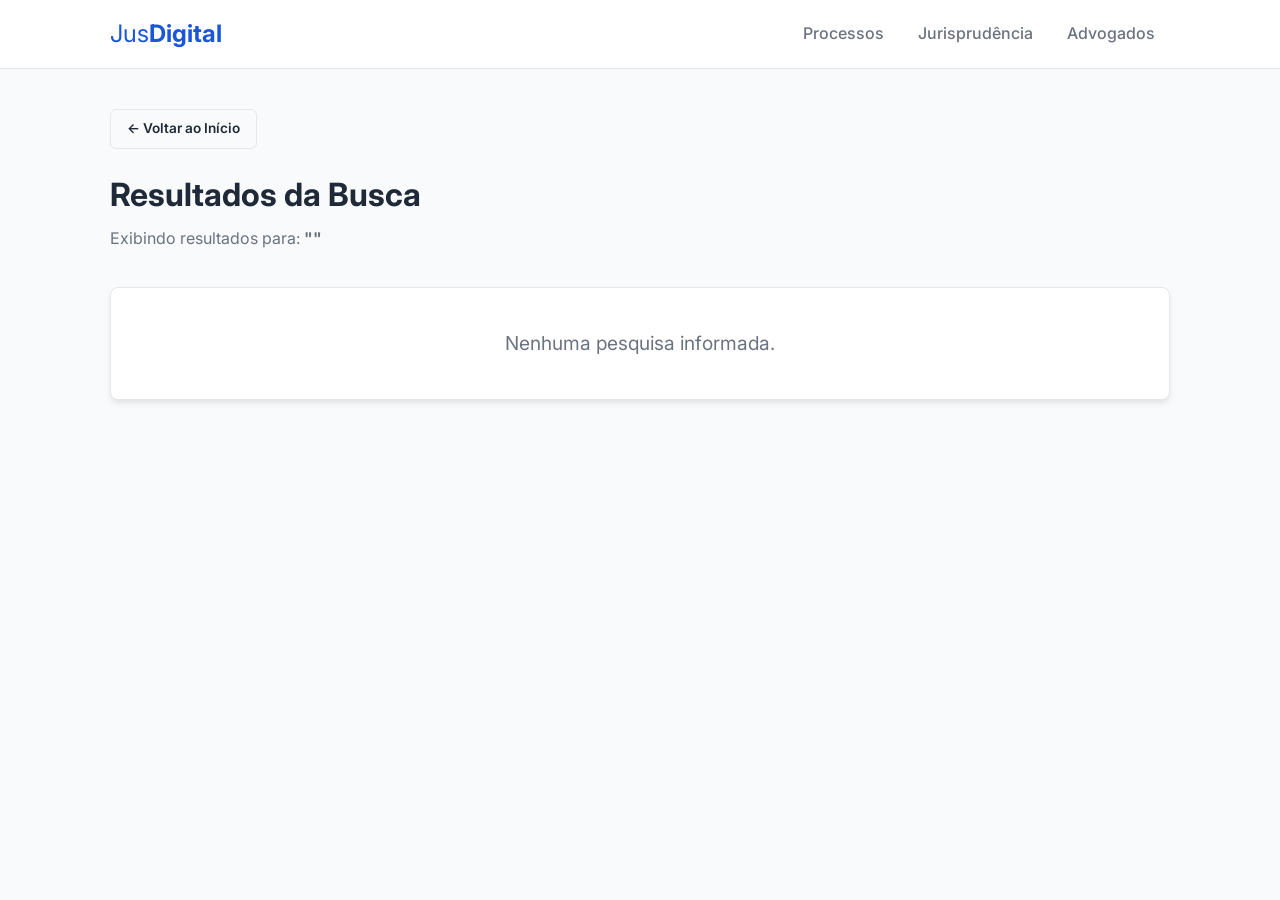
<file: src/view/busca.html>
<!DOCTYPE html>
<html lang="pt-BR">
<head>
    <meta charset="UTF-8">
    <meta name="viewport" content="width=device-width, initial-scale=1.0">
    <title>Resultados da Busca | JusDigital</title>
    <link rel="stylesheet" href="style.css">
    <link href="https://fonts.googleapis.com/css2?family=Inter:wght@400;500;600;700&display=swap" rel="stylesheet">
</head>
<body>

    <header class="top-header">
        <div class="container header-content">
            <a href="index.html" class="logo">
                <span class="logo-text">Jus<strong>Digital</strong></span>
            </a>
            <nav class="main-nav">
                <a href="processos.html">Processos</a>
                <a href="jurisprudencia.html">Jurisprudência</a>
                <a href="advogados.html">Advogados</a>
            </nav>
        </div>
    </header>

    <main class="content-section container">
        <div class="action-bar">
            <a href="index.html" class="btn btn-outline btn-sm">&larr; Voltar ao Início</a>
        </div>

        <div class="page-header">
            <h2>Resultados da Busca</h2>
            <p>Exibindo resultados para: <strong id="query-display">""</strong></p>
        </div>

        <div id="results-container"></div>
    </main>

    <script>
    (function() {
        var params = new URLSearchParams(window.location.search);
        var query = (params.get('query') || '').trim();
        document.getElementById('query-display').textContent = '"' + query + '"';

        function contains(haystack, needle) {
            if(!haystack) return false;
            return haystack.toLowerCase().indexOf(needle.toLowerCase()) !== -1;
        }

        var container = document.getElementById('results-container');
        if (!query) {
            container.innerHTML = '<div class="shadow-sm" style="background: var(--bg-white); padding: 40px; text-align: center; border-radius: 8px; border: 1px solid var(--border-color);">' +
                '<p class="text-muted" style="font-size: 1.2rem;">Nenhuma pesquisa informada.</p></div>';
            return;
        }

        container.innerHTML = '<div style="text-align:center; padding: 20px;">Buscando dados no servidor...</div>';

        // Busca todos os dados reais das APIs
        Promise.all([
            fetch('/api/processos').then(res => res.json()),
            fetch('/api/advogados').then(res => res.json()),
            fetch('/api/leis').then(res => res.json())
        ])
        .then(([processosData, advogadosData, leisData]) => {
            var rProcessos = processosData.filter(function(p) { 
                return contains(p.numero, query) || contains(p.assunto, query) || contains(p.tipo, query); 
            });
            
            var rAdvogados = advogadosData.filter(function(a) { 
                return contains(a.nome, query) || contains(a.oab, query) || contains(a.area, query); 
            });
            
            var rLeis = leisData.filter(function(l) { 
                return contains(l.titulo, query) || contains(l.detalhe, query); 
            });

            var total = rProcessos.length + rAdvogados.length + rLeis.length;
                if (total === 0) {
                    container.innerHTML = '<div class="shadow-sm" style="background: var(--bg-white); padding: 40px; text-align: center; border-radius: 8px; border: 1px solid var(--border-color);">' +
                        '<p class="text-muted" style="font-size: 1.2rem;">Nenhum registro encontrado para esta pesquisa.</p></div>';
                    return;
                }

                var html = '';
                if (rProcessos.length > 0) {
                    html += '<h3 style="margin: 30px 0 15px 0; color: var(--text-dark);">Processos Encontrados (Banco de Dados)</h3>';
                    html += '<div class="shadow-sm" style="background: var(--bg-white); border-radius: 8px; border: 1px solid var(--border-color); padding: 0 20px;">';
                    rProcessos.forEach(function(p) {
                        html += '<div class="doc-item"><div class="doc-info"><h4>Processo nº ' + (p.numero || 'N/A') + '</h4><p class="text-muted">' + (p.tipo || 'Sem tipo') + ' | ' + (p.assunto || 'Sem assunto') + '</p></div><a href="visualizar_processo.html?id=' + p.id + '" class="btn btn-outline btn-sm">Visualizar</a></div>';
                    });
                    html += '</div>';
                }
                if (rAdvogados.length > 0) {
                    html += '<h3 style="margin: 30px 0 15px 0; color: var(--text-dark);">Advogados Encontrados</h3>';
                    html += '<div class="cards-grid">';
                    rAdvogados.forEach(function(a) {
                        html += '<div class="card"><span class="profile-tag">' + a.area + '</span><h3 style="margin-top: 10px; margin-bottom: 5px;">' + a.nome + '</h3><p class="text-muted" style="font-size: 0.9rem; margin-bottom: 20px;">' + a.oab + '</p><a href="advogados.html" class="btn btn-primary btn-sm" style="width: 100%; text-align: center; text-decoration: none;">Ver Perfil</a></div>';
                    });
                    html += '</div>';
                }
                if (rLeis.length > 0) {
                    html += '<h3 style="margin: 30px 0 15px 0; color: var(--text-dark);">Legislação e Leis</h3>';
                    html += '<div class="shadow-sm" style="background: var(--bg-white); border-radius: 8px; border: 1px solid var(--border-color); padding: 0 20px;">';
                    rLeis.forEach(function(l) {
                        html += '<div class="doc-item"><div class="doc-info"><h4>' + l.titulo + '</h4><p class="text-muted">' + l.detalhe + '</p></div><a href="modelos.html" class="btn btn-outline btn-sm">Ver Modelos</a></div>';
                    });
                    html += '</div>';
                }
                container.innerHTML = html;
            })
            .catch(err => {
                container.innerHTML = '<div class="shadow-sm" style="background: var(--bg-white); padding: 40px; text-align: center; border-radius: 8px; border: 1px solid var(--border-color);"><p class="text-muted" style="color: red !important;">Erro ao buscar dados no servidor.</p></div>';
            });
    })();
    </script>

    <script src="auth.js"></script>
</body>
</html>
</file>
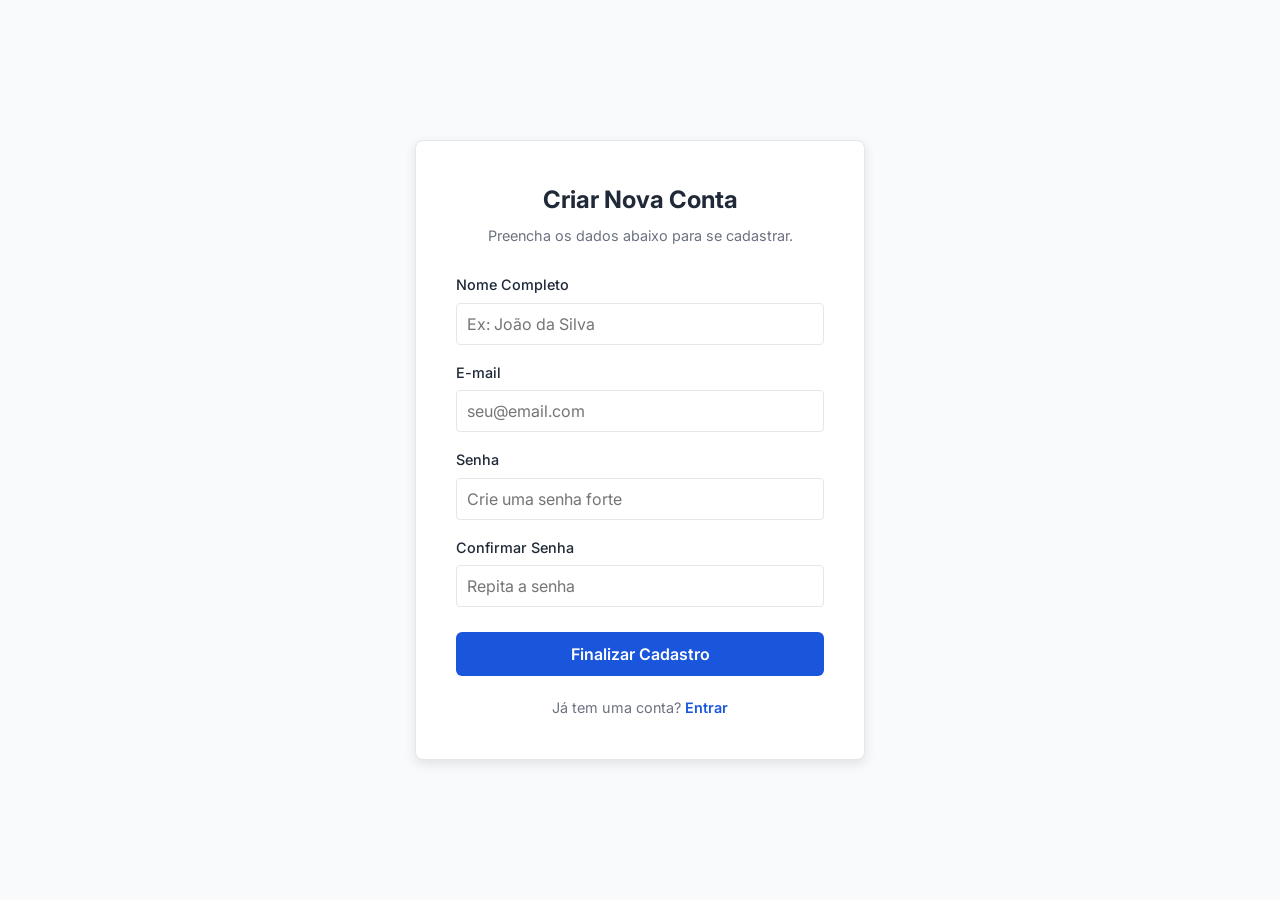
<file: src/view/cadastro.html>
<!DOCTYPE html>
<html lang="pt-BR">
<head>
    <meta charset="UTF-8">
    <title>Criar Conta | JusDigital</title>
    <link rel="stylesheet" href="style.css">
    <link href="https://fonts.googleapis.com/css2?family=Inter:wght@400;500;600;700&display=swap" rel="stylesheet">
</head>
<body style="display: flex; align-items: center; justify-content: center; min-height: 100vh; background-color: var(--bg-main);">

    <div class="card" style="width: 450px; padding: 40px; box-shadow: 0 4px 12px rgba(0,0,0,0.1); background-color: var(--bg-white); border-radius: 8px;">
        <h2 style="text-align: center; margin-bottom: 5px;">Criar Nova Conta</h2>
        <p style="text-align: center; color: var(--text-muted); margin-bottom: 25px; font-size: 0.9rem;">Preencha os dados abaixo para se cadastrar.</p>
        
        <form id="cadastroForm">
            <div style="margin-bottom: 15px;">
                <label style="font-weight: 500; font-size: 0.9rem;">Nome Completo</label>
                <input type="text" name="nome" class="search-input" placeholder="Ex: João da Silva" style="width: 100%; padding: 10px; margin-top: 5px; border: 1px solid var(--border-color); border-radius: 4px;" required>
            </div>
            
            <div style="margin-bottom: 15px;">
                <label style="font-weight: 500; font-size: 0.9rem;">E-mail</label>
                <input type="email" name="email" class="search-input" placeholder="seu@email.com" style="width: 100%; padding: 10px; margin-top: 5px; border: 1px solid var(--border-color); border-radius: 4px;" required>
            </div>
            
            <div style="margin-bottom: 15px;">
                <label style="font-weight: 500; font-size: 0.9rem;">Senha</label>
                <input type="password" name="senha" class="search-input" placeholder="Crie uma senha forte" style="width: 100%; padding: 10px; margin-top: 5px; border: 1px solid var(--border-color); border-radius: 4px;" required>
            </div>

            <div style="margin-bottom: 25px;">
                <label style="font-weight: 500; font-size: 0.9rem;">Confirmar Senha</label>
                <input type="password" name="confirma_senha" class="search-input" placeholder="Repita a senha" style="width: 100%; padding: 10px; margin-top: 5px; border: 1px solid var(--border-color); border-radius: 4px;" required>
            </div>
            
            <button type="submit" class="btn btn-primary" style="width: 100%; padding: 12px; font-size: 1rem;">Finalizar Cadastro</button>
        </form>
        
        <p style="text-align: center; margin-top: 20px; font-size: 0.9rem;">
            Já tem uma conta? <a href="login.html" style="color: var(--primary-color); text-decoration: none; font-weight: 600;">Entrar</a>
        </p>
    </div>

    <script>
        document.getElementById('cadastroForm').addEventListener('submit', async function(e) {
            e.preventDefault();
            var nome = this.querySelector('[name="nome"]').value;
            var email = this.querySelector('[name="email"]').value;
            var senha = this.querySelector('[name="senha"]').value;
            var confirma = this.querySelector('[name="confirma_senha"]').value;
            if (senha !== confirma) {
                alert('As senhas não coincidem!');
                return;
            }
            
            const formData = new URLSearchParams();
            formData.append('nome', nome);
            formData.append('email', email);
            formData.append('senha', senha);
            
            try {
                const response = await fetch('/api/cadastro', {
                    method: 'POST',
                    headers: { 'Content-Type': 'application/x-www-form-urlencoded' },
                    body: formData.toString()
                });
                if (response.ok) {
                    alert('Cadastro realizado com sucesso!');
                    window.location.href = 'login.html';
                } else {
                    const text = await response.text();
                    alert('Erro no cadastro: ' + text);
                }
            } catch (err) {
                alert('Erro na comunicação com o servidor.');
            }
        });
    </script>
    <script src="auth.js"></script>
</body>
</html>
</file>
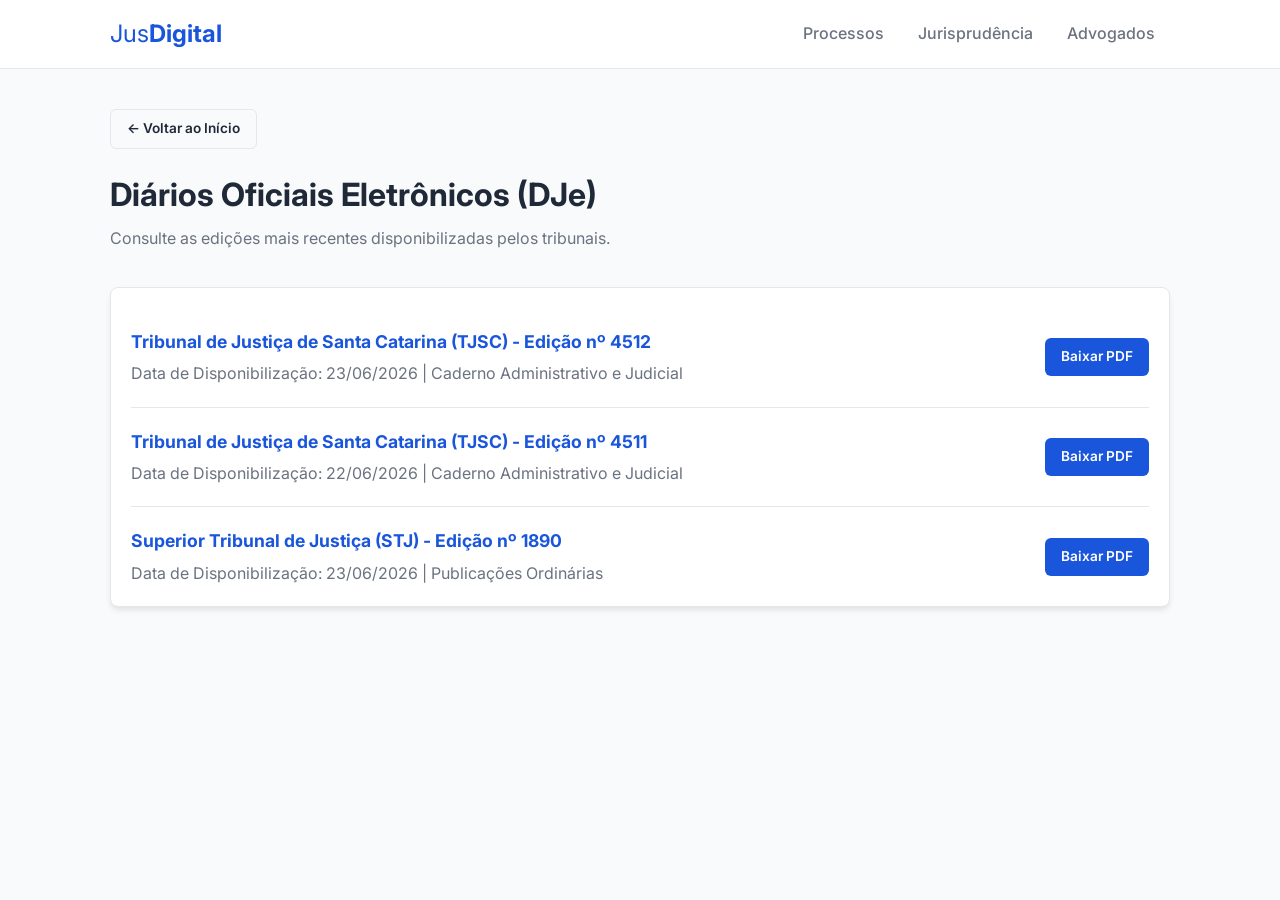
<file: src/view/diarios.html>
<!DOCTYPE html>
<html lang="pt-BR">
<head>
    <meta charset="UTF-8">
    <meta name="viewport" content="width=device-width, initial-scale=1.0">
    <title>Diários Oficiais | JusDigital</title>
    <link rel="stylesheet" href="style.css">
    <link href="https://fonts.googleapis.com/css2?family=Inter:wght@400;500;600;700&display=swap" rel="stylesheet">
</head>
<body>

    <header class="top-header">
        <div class="container header-content">
            <a href="index.html" class="logo">
                <span class="logo-text">Jus<strong>Digital</strong></span>
            </a>
            <nav class="main-nav">
                <a href="processos.html">Processos</a>
                <a href="jurisprudencia.html">Jurisprudência</a>
                <a href="advogados.html">Advogados</a>
            </nav>
        </div>
    </header>

    <main class="content-section container">
        <div class="action-bar">
            <a href="index.html" class="btn btn-outline btn-sm">&larr; Voltar ao Início</a>
        </div>

        <div class="page-header">
            <h2>Diários Oficiais Eletrônicos (DJe)</h2>
            <p>Consulte as edições mais recentes disponibilizadas pelos tribunais.</p>
        </div>

        <div class="shadow-sm" style="background: var(--bg-white); border-radius: 8px; border: 1px solid var(--border-color); padding: 20px;">
            <div class="doc-item">
                <div class="doc-info">
                    <h4>Tribunal de Justiça de Santa Catarina (TJSC) - Edição nº 4512</h4>
                    <p class="text-muted">Data de Disponibilização: 23/06/2026 | Caderno Administrativo e Judicial</p>
                </div>
                <a href="[data-uri]" download="diario_tribunal_edicao_4512.pdf" class="btn btn-primary btn-sm">Baixar PDF</a>
            </div>
            <div class="doc-item">
                <div class="doc-info">
                    <h4>Tribunal de Justiça de Santa Catarina (TJSC) - Edição nº 4511</h4>
                    <p class="text-muted">Data de Disponibilização: 22/06/2026 | Caderno Administrativo e Judicial</p>
                </div>
                <a href="[data-uri]" download="diario_tribunal_edicao_4511.pdf" class="btn btn-primary btn-sm">Baixar PDF</a>
            </div>
            <div class="doc-item">
                <div class="doc-info">
                    <h4>Superior Tribunal de Justiça (STJ) - Edição nº 1890</h4>
                    <p class="text-muted">Data de Disponibilização: 23/06/2026 | Publicações Ordinárias</p>
                </div>
                <a href="[data-uri]" download="diario_superior_edicao_1890.pdf" class="btn btn-primary btn-sm">Baixar PDF</a>
            </div>
        </div>
    </main>

    <script src="auth.js"></script>
</body>
</html>
</file>
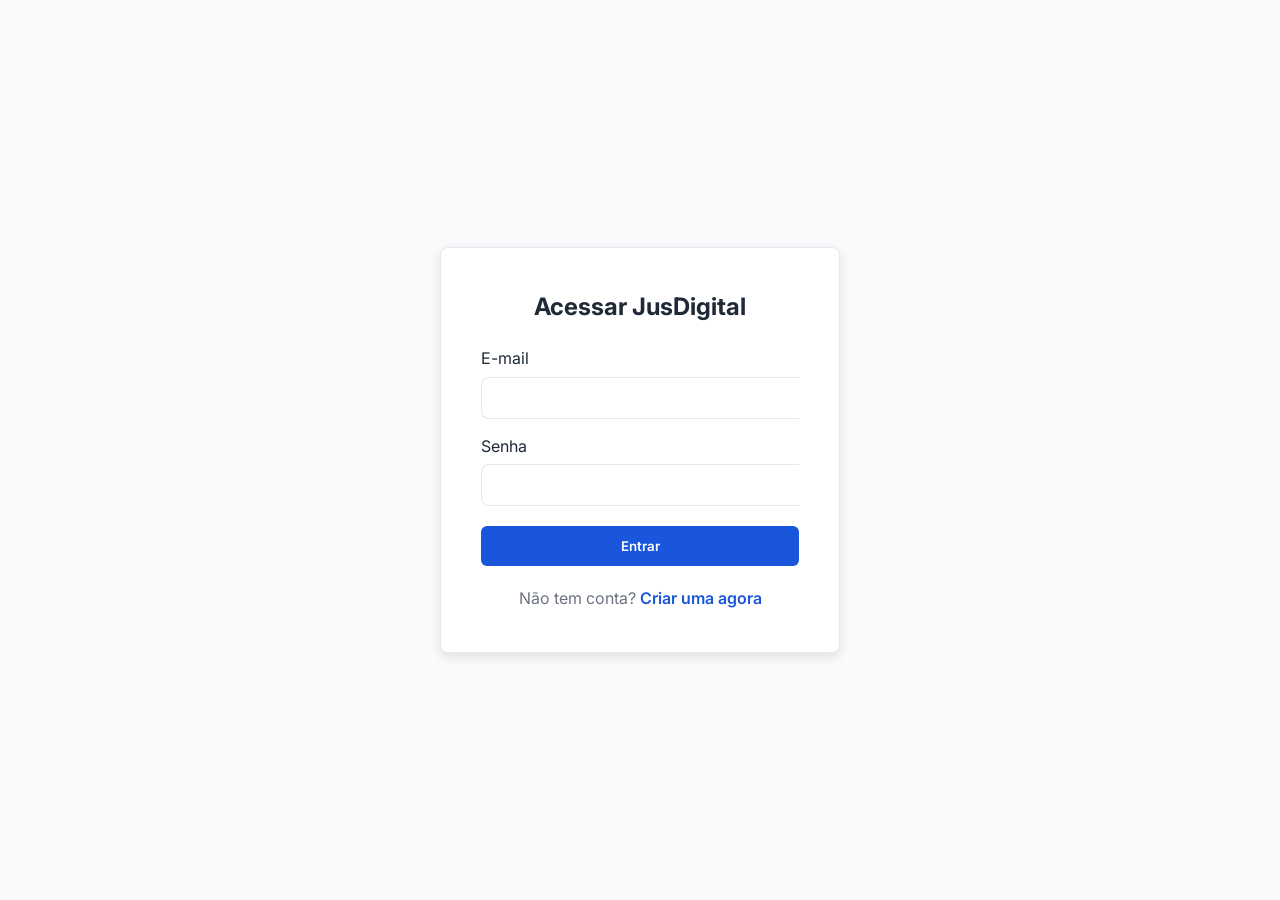
<file: src/view/login.html>
<!DOCTYPE html>
<html lang="pt-BR">
<head>
    <meta charset="UTF-8">
    <title>Acessar Conta | JusDigital</title>
    <link rel="stylesheet" href="style.css">
    <link href="https://fonts.googleapis.com/css2?family=Inter:wght@400;500;600;700&display=swap" rel="stylesheet">
</head>
<body style="display: flex; align-items: center; justify-content: center; min-height: 100vh;">

    <div class="card" style="width: 400px; padding: 40px; box-shadow: 0 4px 12px rgba(0,0,0,0.1);">
        <h2 style="text-align: center; margin-bottom: 20px;">Acessar JusDigital</h2>
        <form id="loginForm">
            <div style="margin-bottom: 15px;">
                <label>E-mail</label>
                <input type="email" name="email" class="search-input" style="width: 100%; padding: 10px; margin-top: 5px;" required>
            </div>
            <div style="margin-bottom: 20px;">
                <label>Senha</label>
                <input type="password" name="senha" class="search-input" style="width: 100%; padding: 10px; margin-top: 5px;" required>
            </div>
            <button type="submit" class="btn btn-primary" style="width: 100%; padding: 12px;">Entrar</button>
        </form>
        <p style="text-align: center; margin-top: 20px;">
            Não tem conta? <a href="cadastro.html" style="color: var(--primary-color); text-decoration: none; font-weight: 600;">Criar uma agora</a>
        </p>
    </div>

    <script>
        document.getElementById('loginForm').addEventListener('submit', async function(e) {
            e.preventDefault();
            var email = this.querySelector('[name="email"]').value;
            var senha = this.querySelector('[name="senha"]').value;
            
            const formData = new URLSearchParams();
            formData.append('email', email);
            formData.append('senha', senha);
            
            try {
                const response = await fetch('/api/login', {
                    method: 'POST',
                    headers: { 'Content-Type': 'application/x-www-form-urlencoded' },
                    body: formData.toString()
                });
                if (response.ok) {
                    const data = await response.json();
                    localStorage.setItem('usuarioLogado', data.nome);
                    window.location.href = 'index.html';
                } else {
                    alert('E-mail ou senha incorretos.');
                }
            } catch (err) {
                alert('Erro na comunicação com o servidor.');
            }
        });
    </script>
    <script src="auth.js"></script>
</body>
</html>
</file>
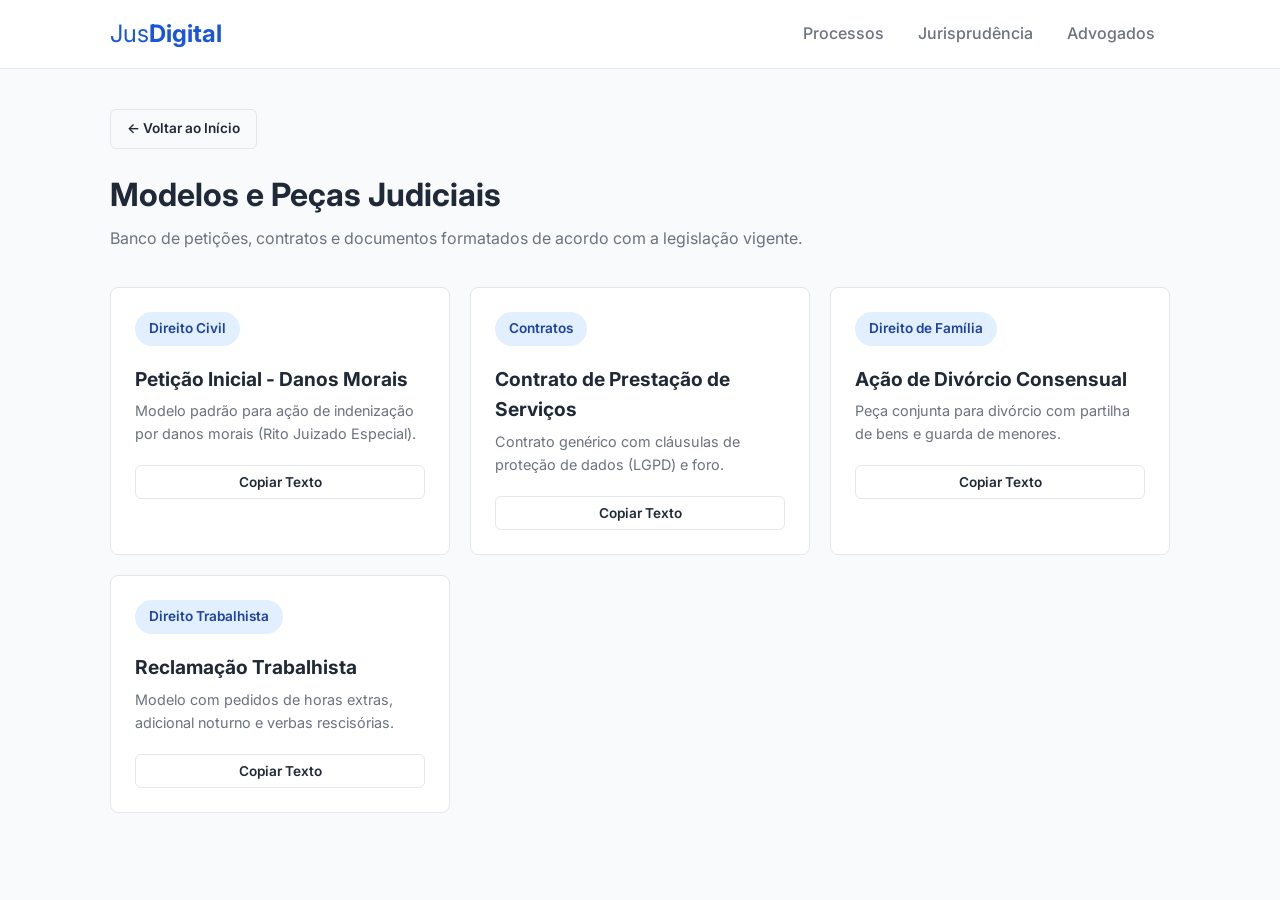
<file: src/view/modelos.html>
<!DOCTYPE html>
<html lang="pt-BR">
<head>
    <meta charset="UTF-8">
    <meta name="viewport" content="width=device-width, initial-scale=1.0">
    <title>Modelos de Documentos | JusDigital</title>
    <link rel="stylesheet" href="style.css">
    <link href="https://fonts.googleapis.com/css2?family=Inter:wght@400;500;600;700&display=swap" rel="stylesheet">
</head>
<body>

    <header class="top-header">
        <div class="container header-content">
            <a href="index.html" class="logo">
                <span class="logo-text">Jus<strong>Digital</strong></span>
            </a>
            <nav class="main-nav">
                <a href="processos.html">Processos</a>
                <a href="jurisprudencia.html">Jurisprudência</a>
                <a href="advogados.html">Advogados</a>
            </nav>
        </div>
    </header>

    <main class="content-section container">
        <div class="action-bar">
            <a href="index.html" class="btn btn-outline btn-sm">&larr; Voltar ao Início</a>
        </div>

        <div class="page-header">
            <h2>Modelos e Peças Judiciais</h2>
            <p>Banco de petições, contratos e documentos formatados de acordo com a legislação vigente.</p>
        </div>

        <div class="cards-grid">
            <div class="card">
                <span class="profile-tag">Direito Civil</span>
                <h3 style="margin-top: 10px; margin-bottom: 5px;">Petição Inicial - Danos Morais</h3>
                <p class="text-muted" style="font-size: 0.9rem; margin-bottom: 20px;">Modelo padrão para ação de indenização por danos morais (Rito Juizado Especial).</p>
                <button class="btn btn-outline btn-sm btn-copy" data-texto="EXCELENTÍSSIMO SENHOR DOUTOR JUIZ DE DIREITO DO JUIZADO ESPECIAL CÍVEL DA COMARCA DE...&#10;&#10;REQUERENTE: [Nome Completo], [Nacionalidade], [Estado Civil], [Profissão], portador do RG nº... e inscrito no CPF sob o nº..., residente e domiciliado na...&#10;&#10;REQUERIDO: [Nome/Razão Social], pessoa jurídica de direito privado, inscrita no CNPJ sob o nº..., com sede na...&#10;&#10;DOS FATOS...&#10;DOS DIREITOS...&#10;DOS PEDIDOS: Ante o exposto, requer a condenação do Requerido ao pagamento de indenização por danos morais no valor de R$..." style="width: 100%; transition: all 0.2s ease-in-out;">Copiar Texto</button>
            </div>
            <div class="card">
                <span class="profile-tag">Contratos</span>
                <h3 style="margin-top: 10px; margin-bottom: 5px;">Contrato de Prestação de Serviços</h3>
                <p class="text-muted" style="font-size: 0.9rem; margin-bottom: 20px;">Contrato genérico com cláusulas de proteção de dados (LGPD) e foro.</p>
                <button class="btn btn-outline btn-sm btn-copy" data-texto="CONTRATO DE PRESTAÇÃO DE SERVIÇOS&#10;&#10;CONTRATANTE: [Nome ou Razão Social], inscrito no CPF/CNPJ sob o nº..., residente ou sediado em...&#10;&#10;CONTRATADO: [Nome ou Razão Social], inscrito no CPF/CNPJ sob o nº..., residente ou sediado em...&#10;&#10;CLÁUSULA PRIMEIRA - DO OBJETO: O presente contrato tem por objeto a prestação de serviços de...&#10;&#10;CLÁUSULA SEGUNDA - DA PROTEÇÃO DE DADOS (LGPD): As partes se comprometem a tratar todos os dados pessoais a que tiverem acesso em conformidade com a Lei nº 13.709/2018 (Lei Geral de Proteção de Dados)..." style="width: 100%; transition: all 0.2s ease-in-out;">Copiar Texto</button>
            </div>
            <div class="card">
                <span class="profile-tag">Direito de Família</span>
                <h3 style="margin-top: 10px; margin-bottom: 5px;">Ação de Divórcio Consensual</h3>
                <p class="text-muted" style="font-size: 0.9rem; margin-bottom: 20px;">Peça conjunta para divórcio com partilha de bens e guarda de menores.</p>
                <button class="btn btn-outline btn-sm btn-copy" data-texto="EXCELENTÍSSIMO SENHOR DOUTOR JUIZ DE DIREITO DA VARA DE FAMÍLIA E SUCESSÕES DA COMARCA DE...&#10;&#10;REQUERENTES: [Nome do Cônjuge 1] e [Nome do Cônjuge 2], ambos devidamente qualificados, por seu advogado comum...&#10;&#10;DOS FATOS: Os Requerentes contraíram matrimônio sob o regime de... Não pretendendo mais manter a vida em comum, deliberaram de comum acordo pelo divórcio consensual...&#10;&#10;DA GUARDA E DOS ALIMENTOS... &#10;DA PARTILHA DE BENS..." style="width: 100%; transition: all 0.2s ease-in-out;">Copiar Texto</button>
            </div>
            <div class="card">
                <span class="profile-tag">Direito Trabalhista</span>
                <h3 style="margin-top: 10px; margin-bottom: 5px;">Reclamação Trabalhista</h3>
                <p class="text-muted" style="font-size: 0.9rem; margin-bottom: 20px;">Modelo com pedidos de horas extras, adicional noturno e verbas rescisórias.</p>
                <button class="btn btn-outline btn-sm btn-copy" data-texto="EXCELENTÍSSIMO SENHOR DOUTOR JUIZ DA VARA DO TRABALHO DE...&#10;&#10;RECLAMANTE: [Nome Completo], CTPS nº..., série..., qualificado nos autos...&#10;&#10;RECLAMADO: [Razão Social da Empresa], inscrita no CNPJ sob o nº...&#10;&#10;DO CONTRATO DE TRABALHO: O Reclamante foi admitido em [Data] para exercer a função de... sendo dispensado sem justa causa em [Data]...&#10;&#10;DAS HORAS EXTRAS: O Reclamante cumpria jornada de trabalho das... às... sem a devida contraprestação..." style="width: 100%; transition: all 0.2s ease-in-out;">Copiar Texto</button>
            </div>
        </div>
    </main>

    <script>
    document.addEventListener('DOMContentLoaded', () => {
        const botoes = document.querySelectorAll('.btn-copy');

        botoes.forEach(botao => {
            botao.addEventListener('click', async () => {
                const texto = botao.getAttribute('data-texto');

                try {
                    await navigator.clipboard.writeText(texto);

                    const textoOriginal = botao.innerText;

                    botao.innerText = 'Copiado! ✓';
                    botao.style.backgroundColor = '#e6f4ea';
                    botao.style.color = '#137333';
                    botao.style.borderColor = '#137333';

                    botao.blur();

                    setTimeout(() => {
                        botao.innerText = textoOriginal;
                        botao.style.backgroundColor = '';
                        botao.style.color = '';
                        botao.style.borderColor = '';
                    }, 2000);

                } catch (err) {
                    console.error('Erro ao copiar o documento: ', err);
                    alert('Ops! Não foi possível copiar o texto automaticamente.');
                }
            });
        });
    });
    </script>

    <script src="auth.js"></script>
</body>
</html>
</file>
<file: src/view/style.css>
/* Variáveis de Cores e Estilo */
:root {
    --primary-color: #1a56db;
    --primary-hover: #1e40af;
    --text-main: #1f2937;
    --text-muted: #6b7280;
    --bg-main: #f9fafb;
    --bg-white: #ffffff;
    --border-color: #e5e7eb;
    
    /* Cores das Badges de Status */
    --success-bg: #def7ec;
    --success-text: #03543f;
    --progress-bg: #e1effe;
    --progress-text: #1e429f;
    --warning-bg: #fdf6b2;
    --warning-text: #723b13;
}

/* Reset Básico */
* {
    margin: 0;
    padding: 0;
    box-sizing: border-box;
    font-family: 'Inter', sans-serif;
}

body {
    background-color: var(--bg-main);
    color: var(--text-main);
    line-height: 1.6;
}

.container {
    max-width: 1100px;
    margin: 0 auto;
    padding: 0 20px;
}

/* Cabeçalho */
.top-header {
    background-color: var(--bg-white);
    border-bottom: 1px solid var(--border-color);
    padding: 15px 0;
}

.header-content {
    display: flex;
    justify-content: space-between;
    align-items: center;
}

.logo {
    display: flex;
    align-items: center;
    gap: 10px;
    font-size: 1.5rem;
    color: var(--primary-color);
    text-decoration: none; 
    cursor: pointer;
}

.logo-img {
    height: 32px;
}

.main-nav a {
    text-decoration: none;
    color: var(--text-muted);
    margin: 0 15px;
    font-weight: 500;
    transition: color 0.2s;
}

.main-nav a:hover, .main-nav a.active {
    color: var(--primary-color);
}

/* Botões */
.btn {
    padding: 10px 20px;
    border-radius: 6px;
    text-decoration: none;
    font-weight: 600;
    cursor: pointer;
    transition: all 0.2s;
    border: none;
}

.btn-outline {
    border: 1px solid var(--border-color);
    color: var(--text-main);
    background: transparent;
}

.btn-outline:hover {
    background-color: var(--bg-main);
}

.btn-primary {
    background-color: var(--primary-color);
    color: #fff;
}

.btn-primary:hover {
    background-color: var(--primary-hover);
}

/* Hero Section (Área de Busca) */
.hero-section {
    background-color: var(--bg-white);
    padding: 80px 0;
    text-align: center;
    border-bottom: 1px solid var(--border-color);
}

.hero-content h1 {
    font-size: 2.5rem;
    color: var(--text-main);
    margin-bottom: 10px;
}

.hero-content p {
    color: var(--text-muted);
    font-size: 1.1rem;
    margin-bottom: 30px;
}

.search-form {
    display: flex;
    max-width: 700px;
    margin: 0 auto;
    box-shadow: 0 4px 6px -1px rgba(0, 0, 0, 0.1);
    border-radius: 8px;
    overflow: hidden;
}

.search-input {
    flex: 1;
    padding: 16px 20px;
    border: 1px solid var(--border-color);
    border-right: none;
    font-size: 1rem;
    outline: none;
    border-radius: 8px 0 0 8px;
}

.search-input:focus {
    border-color: var(--primary-color);
}

.search-form .btn-primary {
    border-radius: 0 8px 8px 0;
    padding: 0 30px;
    font-size: 1.1rem;
}

/* Acesso Rápido */
.quick-access {
    padding: 60px 20px;
}

.quick-access h2 {
    margin-bottom: 30px;
    font-size: 1.5rem;
}

.cards-grid {
    display: grid;
    grid-template-columns: repeat(auto-fit, minmax(300px, 1fr));
    gap: 20px;
}

.card {
    background-color: var(--bg-white);
    padding: 24px;
    border-radius: 8px;
    border: 1px solid var(--border-color);
    transition: transform 0.2s, box-shadow 0.2s;
}

.card:hover {
    transform: translateY(-2px);
    box-shadow: 0 10px 15px -3px rgba(0, 0, 0, 0.1);
}

.card-icon {
    font-size: 2rem;
    margin-bottom: 15px;
}

.card h3 {
    margin-bottom: 10px;
    font-size: 1.2rem;
}

.card p {
    color: var(--text-muted);
}

/* ==========================================
   ESTILOS DAS SEÇÕES DE CONTEÚDO
   ========================================== */

.content-section {
    padding: 40px 20px; /* Ajustado padding superior e inferior */
}

.page-header {
    margin-bottom: 35px;
}

.page-header h2 {
    font-size: 2rem;
    color: var(--text-main);
    margin-bottom: 6px;
}

.page-header p {
    color: var(--text-muted);
}

/* Estilização da Tabela de Processos - CORRIGIDA */
.table-responsive {
    width: 100%;
    overflow-x: auto;
    background: var(--bg-white);
    border-radius: 8px;
    border: 1px solid var(--border-color);
}

.data-table {
    width: 100%;
    border-collapse: collapse;
    text-align: left;
}

/* CORREÇÃO: Aumentado o padding vertical de 16px para 22px para dar espaçamento */
.data-table th, .data-table td {
    padding: 22px 24px; 
    border-bottom: 1px solid var(--border-color);
    font-size: 0.95rem;
    vertical-align: middle; /* Garante alinhamento centralizado do conteúdo */
}

.data-table th {
    background-color: #f3f4f6;
    color: var(--text-main);
    font-weight: 600;
}

.data-table tbody tr:hover {
    background-color: #f9fafb;
}

/* Badges de Status dos Processos */
.status-badge {
    padding: 6px 12px;
    border-radius: 20px;
    font-size: 0.85rem;
    font-weight: 600;
    display: inline-block;
}

.status-success { background-color: var(--success-bg); color: var(--success-text); }
.status-progress { background-color: var(--progress-bg); color: var(--progress-text); }
.status-warning { background-color: var(--warning-bg); color: var(--warning-text); }

.btn-table {
    color: var(--primary-color);
    text-decoration: none;
    font-weight: 600;
}

.btn-table:hover {
    text-decoration: underline;
}

/* Estilização dos Cards de Jurisprudência */
.juris-list {
    display: flex;
    flex-direction: column;
    gap: 20px;
}

.juris-card {
    background: var(--bg-white);
    border: 1px solid var(--border-color);
    padding: 25px;
    border-radius: 8px;
}

.juris-card h3 {
    color: var(--text-main);
    margin-bottom: 5px;
}

.juris-meta {
    font-size: 0.85rem;
    color: var(--text-muted);
    margin-bottom: 15px;
}

.juris-ementa {
    font-size: 0.95rem;
    margin-bottom: 15px;
    color: #374151;
    text-align: justify;
}

.btn-link {
    color: var(--primary-color);
    text-decoration: none;
    font-weight: 600;
    font-size: 0.95rem;
}

.btn-link:hover {
    color: var(--primary-hover);
}

/* Estilização da Grid de Advogados */
.advogados-grid {
    display: grid;
    grid-template-columns: repeat(auto-fit, minmax(280px, 1fr));
    gap: 25px;
}

.adv-card {
    background: var(--bg-white);
    border: 1px solid var(--border-color);
    padding: 30px 20px;
    border-radius: 8px;
    text-align: center;
}

.adv-avatar {
    font-size: 2.5rem;
    margin-bottom: 10px;
}

.adv-card h3 {
    font-size: 1.25rem;
    color: var(--text-main);
}

.adv-oab {
    font-size: 0.85rem;
    color: var(--text-muted);
    margin-bottom: 15px;
    font-weight: 500;
}

.adv-spec, .adv-email {
    font-size: 0.9rem;
    color: #4b5563;
    margin-bottom: 5px;
}

/* ==========================================
   MELHORIAS ESTÉTICAS E PÁGINA DE DETALHES
   ========================================== */

.shadow-sm {
    box-shadow: 0 4px 6px -1px rgba(0, 0, 0, 0.1);
}

.btn-sm {
    padding: 8px 16px;
    font-size: 0.85rem;
    border-radius: 6px;
}

/* CORREÇÃO: Barra de ações para isolar o botão Voltar e evitar sobreposição */
.action-bar {
    width: 100%;
    padding-bottom: 20px;
    display: flex;
    justify-content: flex-start;
}

.text-muted {
    color: var(--text-muted);
}

.divider {
    border: 0;
    border-top: 1px solid var(--border-color);
    margin: 25px 0;
}

/* Card de Detalhes do Processo */
.process-details-card {
    background: var(--bg-white);
    border: 1px solid var(--border-color);
    border-radius: 8px;
    padding: 30px;
    box-shadow: 0 4px 6px -1px rgba(0, 0, 0, 0.05);
}

.process-header-info {
    display: flex;
    justify-content: space-between;
    align-items: flex-start;
    margin-bottom: 25px;
    border-bottom: 1px solid var(--border-color);
    padding-bottom: 20px;
}

.process-parties p {
    margin-bottom: 8px;
    font-size: 1.05rem;
}

/* Linha do Tempo (Trâmites) */
.timeline {
    border-left: 2px solid var(--border-color);
    padding-left: 20px;
    margin-top: 20px;
    margin-left: 10px;
}

.timeline-item {
    position: relative;
    margin-bottom: 20px;
}

.timeline-item::before {
    content: '';
    position: absolute;
    left: -27px;
    top: 4px;
    width: 12px;
    height: 12px;
    background: var(--primary-color);
    border-radius: 50%;
    border: 2px solid var(--bg-white);
}

.timeline-date {
    display: block;
    font-size: 0.85rem;
    color: var(--text-muted);
    font-weight: bold;
    margin-bottom: 4px;
}

/* Rodapé */
.main-footer {
    background-color: var(--bg-white);
    border-top: 1px solid var(--border-color);
    padding: 30px 0;
    text-align: center;
    color: var(--text-muted);
    margin-top: 40px;
}

/* ==========================================
   ESTILOS DO PERFIL DO ADVOGADO
   ========================================== */

.profile-layout {
    display: flex;
    gap: 30px;
    align-items: flex-start;
}

/* Sidebar (Esquerda) */
.profile-sidebar {
    flex: 1;
    background: var(--bg-white);
    border: 1px solid var(--border-color);
    border-radius: 8px;
    padding: 30px 20px;
    text-align: center;
    min-width: 280px;
}

.profile-photo-placeholder {
    width: 120px;
    height: 120px;
    background-color: #f3f4f6;
    border-radius: 50%;
    margin: 0 auto 20px auto;
    font-size: 3.5rem;
    display: flex;
    align-items: center;
    justify-content: center;
    border: 4px solid var(--bg-white);
    box-shadow: 0 4px 6px -1px rgba(0, 0, 0, 0.1);
}

.profile-name {
    font-size: 1.4rem;
    color: var(--text-main);
    margin-bottom: 5px;
}

.profile-oab {
    color: var(--text-muted);
    font-weight: 600;
    font-size: 0.9rem;
    margin-bottom: 20px;
}

.profile-contact {
    text-align: left;
    background: #f9fafb;
    padding: 15px;
    border-radius: 6px;
    margin-bottom: 20px;
    font-size: 0.9rem;
}

.profile-contact p {
    margin-bottom: 8px;
    color: #4b5563;
}

.profile-contact p:last-child {
    margin-bottom: 0;
}

/* Área Principal (Direita) */
.profile-main {
    flex: 2.5;
    background: var(--bg-white);
    border: 1px solid var(--border-color);
    border-radius: 8px;
    padding: 40px;
}

.profile-section h3 {
    color: var(--text-main);
    font-size: 1.2rem;
    margin-bottom: 15px;
}

.profile-section p {
    color: #374151;
    line-height: 1.7;
}

.profile-tag {
    background: var(--progress-bg);
    color: var(--progress-text);
    padding: 6px 14px;
    border-radius: 20px;
    font-size: 0.85rem;
    font-weight: 600;
    display: inline-block;
    margin-right: 8px;
    margin-bottom: 8px;
}

/* Responsividade para Celulares */
@media (max-width: 768px) {
    .profile-layout {
        flex-direction: column;
    }
    .profile-sidebar, .profile-main {
        width: 100%;
    }
}

/* Correção para Cards Clicáveis (Acesso Rápido) */
a.card-link {
    text-decoration: none;
    color: inherit;
    display: block;
}

/* Estilos para a lista de Diários Oficiais (diarios.php) */
.doc-item {
    display: flex;
    justify-content: space-between;
    align-items: center;
    padding: 20px 0;
    border-bottom: 1px solid var(--border-color);
}

.doc-item:last-child {
    border-bottom: none;
    padding-bottom: 0;
}

.doc-info h4 {
    color: var(--primary-color);
    margin-bottom: 5px;
    font-size: 1.1rem;
}

@media (max-width: 600px) {
    .doc-item {
        flex-direction: column;
        align-items: flex-start;
        gap: 15px;
    }
}

/* Ajuste extra para telas de formulário */
.login-container {
    max-width: 400px;
    margin: 100px auto;
    padding: 30px;
    background: var(--bg-white);
    border-radius: 8px;
    border: 1px solid var(--border-color);
}
</file>
